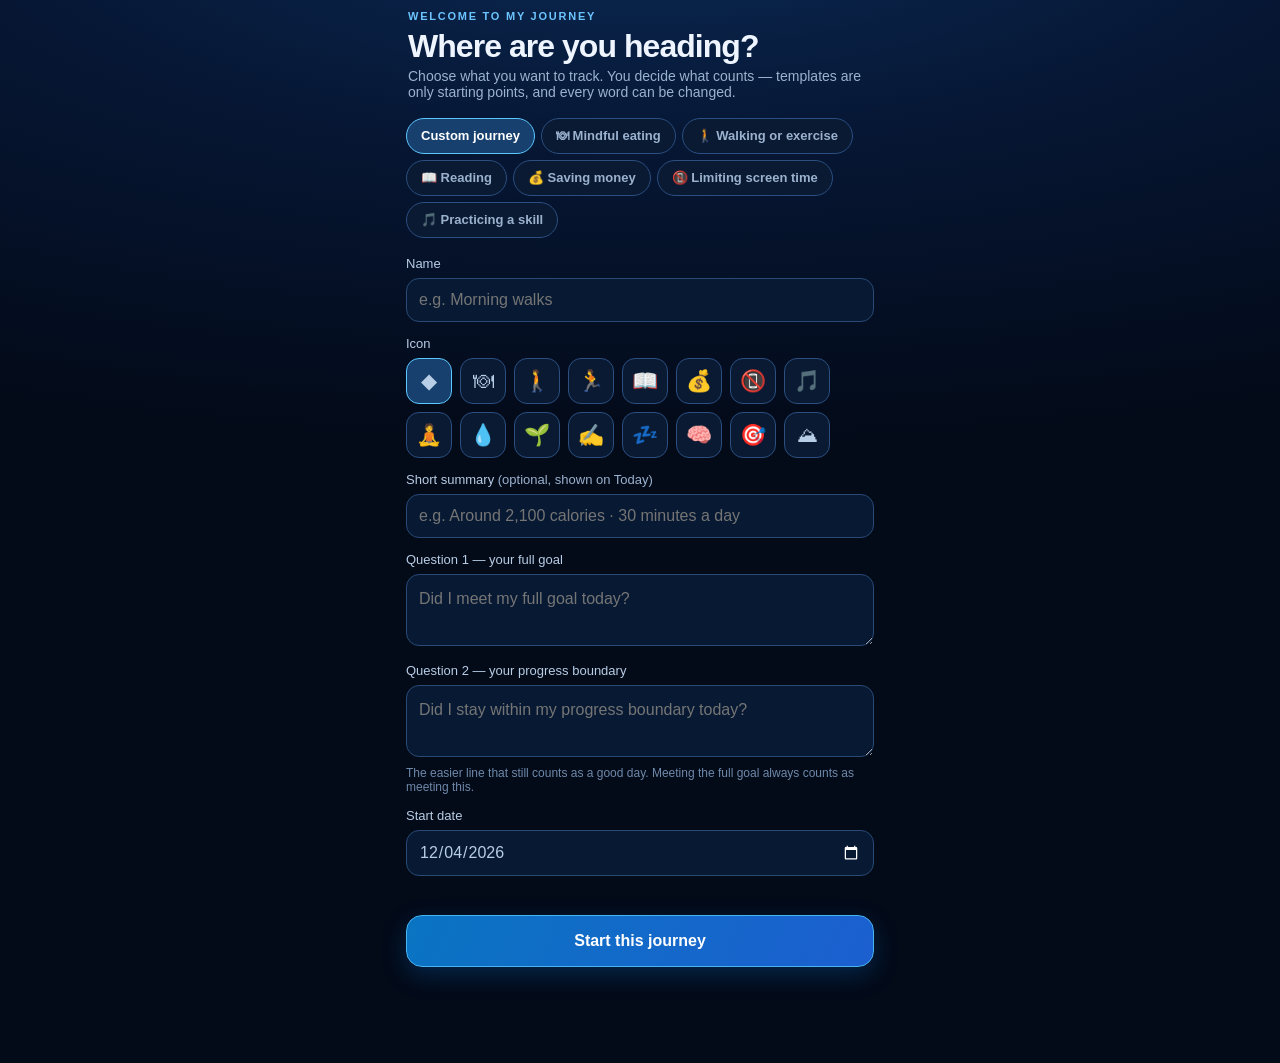
<file: index.html>
<!doctype html>
<html lang="en">
<head>
<meta charset="utf-8">
<meta name="viewport" content="width=device-width,initial-scale=1,viewport-fit=cover">
<meta name="theme-color" content="#030a18">
<meta name="color-scheme" content="dark">
<meta name="apple-mobile-web-app-capable" content="yes">
<meta name="mobile-web-app-capable" content="yes">
<meta name="apple-mobile-web-app-status-bar-style" content="black-translucent">
<meta name="apple-mobile-web-app-title" content="My Journey">
<meta name="description" content="Your life. Your choices. Your responsibility.">
<link rel="apple-touch-icon" href="./icon-180.png">
<link rel="manifest" href="./manifest.webmanifest">
<title>My Journey</title>
<link rel="stylesheet" href="./v5.css">
</head>
<body>
<div class="app" id="app">
  <header class="top">
    <button class="icon-btn" id="openSettings" aria-label="Menu: settings and backup"><svg viewBox="0 0 24 24" aria-hidden="true"><path d="M4 7h16M4 12h16M4 17h16"/></svg></button>
    <div class="wordmark" aria-label="My Journey"><span aria-hidden="true">My Journey</span><svg viewBox="0 0 200 16" aria-hidden="true" preserveAspectRatio="none"><defs><linearGradient id="swoosh" x1="0" x2="1"><stop offset="0" stop-color="#4fb3ff" stop-opacity="0"/><stop offset=".25" stop-color="#4fb3ff"/><stop offset=".7" stop-color="#9b7bff"/><stop offset="1" stop-color="#ff9ec8" stop-opacity="0"/></linearGradient></defs><path d="M6 13 C60 3 140 1 196 6 C140 5 70 8 6 13Z" fill="url(#swoosh)"/></svg></div>
    <button class="icon-btn" id="openBell" aria-label="Reminders"><svg viewBox="0 0 24 24" aria-hidden="true"><path d="M6 16V11a6 6 0 0 1 12 0v5l1.5 2h-15L6 16Z"/><path d="M10 20.5a2 2 0 0 0 4 0"/></svg><i class="dot hidden" id="bellDot"></i></button>
  </header>

  <div id="fatal" class="banner danger hidden" role="alert"></div>

  <main>
    <!-- TODAY -->
    <section id="today" class="screen" aria-label="Today">
      <div class="hero">
        <canvas id="road" role="img" aria-label="Your journey path"></canvas>
        <button class="hero-journey" id="journeyChip" aria-label="Current journey. Switch journey">
          <span class="jbadge" id="chipIcon" aria-hidden="true"></span>
          <span class="jtext"><b><span id="jName">My Journey</span><svg class="chev" viewBox="0 0 12 12" aria-hidden="true"><path d="M3 4.5 6 7.5 9 4.5"/></svg></b><small><span>Current Journey</span> • <span id="jGoal"></span></small></span>
        </button>
        <div class="hero-pct" aria-live="polite">
          <strong id="pct">—</strong>
          <span id="pctLabel">Good Days</span>
          <i class="pct-bar"><i id="pctBar"></i></i>
        </div>
        <div class="hero-stats" id="stats"></div>
      </div>
      <p class="hero-hint" id="heroHint">Tap any part of the road or a pin to see that day</p>
      <div id="reminder" class="banner hidden" role="status"><span id="reminderText"></span><div class="banner-actions"><button class="link" id="reminderBackup">Back up now</button><button class="link muted" id="reminderLater">Later</button></div></div>
      <p class="sr-only" id="roadAnnouncement" role="status" aria-live="polite"></p>
      <div id="todayAction"></div>
      <button class="pit-row" id="pitRow"></button>
      <div class="card">
        <div class="month-head"><button class="round" id="calPrev" aria-label="Previous month">‹</button><h2 id="calTitle"></h2><button class="round" id="calNext" aria-label="Next month">›</button></div>
        <div id="calendar"></div>
        <div class="legend" id="legend" aria-hidden="true"></div>
      </div>
      <p class="footnote">Each day adds to your road. Nothing erases the road behind you.</p>
    </section>

    <!-- HISTORY -->
    <section id="history" class="screen hidden" aria-label="History">
      <div class="intro"><span class="eyebrow" data-jname>EVERY DAY MATTERS</span><h1>History</h1><p>The road you've already traveled.</p></div>
      <div class="seg" role="tablist"><button data-hview="month" class="on">Month</button><button data-hview="year">Year</button><button data-hview="lifetime">Lifetime</button></div>
      <div class="card">
        <div class="month-head"><button class="round" id="hPrev" aria-label="Previous">‹</button><h2 id="hTitle"></h2><button class="round" id="hNext" aria-label="Next">›</button></div>
        <div id="hBody"></div>
        <p class="muted small" id="hStats"></p>
      </div>
      <h2 class="section-title">Chapters</h2>
      <p class="muted small">When you change your goal, a new chapter begins. Earlier days keep the result they were recorded with.</p>
      <div id="chapters"></div>
    </section>

    <!-- INSIGHTS -->
    <section id="insights" class="screen hidden" aria-label="Insights">
      <div class="intro"><span class="eyebrow" data-jname>THE BIG PICTURE</span><h1>Insights</h1><p>A record, not a judgment.</p></div>
      <div class="card big-stat"><strong id="iRate">—</strong><span id="iRateText"></span></div>
      <h2 class="section-title">Recent windows</h2>
      <div class="grid4" id="iWindows"></div>
      <p class="muted small">Percentages use recorded days in each window. Unrecorded days and Pit Stops are not counted.</p>
      <h2 class="section-title">Totals</h2>
      <div class="card" id="iTotals"></div>
      <h2 class="section-title">30-day trend</h2>
      <div class="card"><svg id="iTrend" viewBox="0 0 600 180" preserveAspectRatio="none" role="img" aria-label="Rolling 30-day good-day percentage for the last 90 days"></svg><p class="muted small">Each point is the share of good days among recorded days in the 30 days before it.</p></div>
      <h2 class="section-title">Compare months</h2>
      <div class="card"><div class="two"><label>First<input type="month" id="cmpA"></label><label>Second<input type="month" id="cmpB"></label></div><div class="two" id="cmpOut"></div></div>
      <h2 class="section-title">Achievements</h2>
      <div class="card rank-card"><span class="eyebrow">JOURNEY RANK</span><strong id="rank"></strong><div class="bar"><i id="rankBar"></i></div><span class="muted small" id="rankNext"></span></div>
      <div class="badges" id="ranks"></div>
      <h3 class="sub-title">Milestones</h3>
      <div class="badges" id="badges"></div>
      <p class="muted small">Ranks are earned through cumulative good days. They never go down after a tough day.</p>
    </section>

    <!-- JOURNAL -->
    <section id="journal" class="screen hidden" aria-label="Journal">
      <div class="intro row-between"><div><span class="eyebrow">YOUR PRIVATE RECORD</span><h1>Journal</h1><p>Stored only on this device.</p></div><button class="primary small-btn" id="newNote">＋ New entry</button></div>
      <div class="chips" id="noteTypes"><button data-type="all" class="on">All</button><button data-type="reflection">Reflections</button><button data-type="note">Notes</button><button data-type="milestone">Milestones</button></div>
      <div class="two filters"><label class="sr-only" for="noteJourney">Journey</label><select id="noteJourney"></select><label class="sr-only" for="noteSearch">Search</label><input id="noteSearch" type="search" placeholder="Search entries"></div>
      <div id="notes"></div>
    </section>

    <!-- JOURNEYS -->
    <section id="journeys" class="screen hidden" aria-label="Journeys">
      <div class="intro row-between"><div><span class="eyebrow">YOUR COMMITMENTS</span><h1>Journeys</h1><p>Each journey keeps its own road and history.</p></div><button class="primary small-btn" id="newJourney">＋ New</button></div>
      <div id="journeyList"></div>
      <button class="secondary" id="editJourney">Edit current journey</button>
    </section>

    <!-- JOURNEY FORM -->
    <section id="journeyForm" class="screen hidden" aria-label="Journey details">
      <button class="back" data-back>‹ Back</button>
      <div class="intro"><span class="eyebrow" id="jfEyebrow">NEW JOURNEY</span><h1 id="jfTitle">Start a journey</h1><p id="jfIntro">You define what counts. Templates are only starting points — change any wording.</p></div>
      <div id="jfTemplates" class="chips wrap"></div>
      <label class="field">Name<input id="jfName" maxlength="60" placeholder="e.g. Morning walks"></label>
      <div class="field">Icon<div class="icons" id="jfIcons"></div></div>
      <label class="field">Short summary <span class="muted">(optional, shown on Today)</span><input id="jfSummary" maxlength="60" placeholder="e.g. Around 2,100 calories · 30 minutes a day"></label>
      <label class="field">Question 1 — your full goal<textarea id="jfGoal" rows="2" maxlength="160" placeholder="Did I meet my full goal today?"></textarea></label>
      <label class="field">Question 2 — your progress boundary<textarea id="jfBoundary" rows="2" maxlength="160" placeholder="Did I stay within my progress boundary today?"></textarea><small>The easier line that still counts as a good day. Meeting the full goal always counts as meeting this.</small></label>
      <label class="field">Start date<input id="jfStart" type="date"></label>
      <p class="muted small" id="jfChapterNote"></p>
      <p class="error" id="jfError" role="alert"></p>
      <button class="primary" id="jfSave">Save journey</button>
    </section>

    <!-- CHECK-IN -->
    <section id="check" class="screen hidden" aria-label="Check in">
      <button class="back" data-back>‹ Back</button>
      <div class="intro"><span class="eyebrow" id="checkDate"></span><h1>How did it go?</h1><p>Two questions. Your own definition of progress.</p></div>
      <div class="question"><div class="q-number">01 · FULL GOAL</div><h2 id="q1Label"></h2><div class="answers" role="group" aria-labelledby="q1Label"><button data-q="q1" data-v="yes" aria-pressed="false">Yes</button><button data-q="q1" data-v="no" aria-pressed="false">No</button></div></div>
      <div class="question"><div class="q-number">02 · PROGRESS BOUNDARY</div><h2 id="q2Label"></h2><div class="answers" role="group" aria-labelledby="q2Label"><button data-q="q2" data-v="yes" aria-pressed="false">Yes</button><button data-q="q2" data-v="no" aria-pressed="false">No</button></div></div>
      <p class="result-preview" id="checkPreview" aria-live="polite"></p>
      <label class="field">Optional note<textarea id="checkNote" rows="3" maxlength="2000" placeholder="Anything you'd like to remember about this day…"></textarea></label>
      <button class="primary" id="saveCheck">Save</button>
      <button class="secondary danger-text hidden" id="clearCheck">Clear this day</button>
    </section>

    <!-- PIT STOPS -->
    <section id="pit" class="screen hidden" aria-label="Pit Stops">
      <button class="back" data-back>‹ Back</button>
      <div class="intro"><span class="eyebrow">EARNED DAYS AWAY</span><h1>Pit Stops</h1><p>An optional, earned break from tracking — never a penalty.</p></div>
      <div class="grid3"><div class="tile"><strong id="pitBalance">0</strong><small>Available</small></div><div class="tile"><strong id="pitEarned">0</strong><small>Earned</small></div><div class="tile"><strong id="pitUsed">0</strong><small>Used</small></div></div>
      <div class="card"><p id="pitEligibility" class="lead"></p><button class="primary pit-btn" id="takePit">☕ Take a Pit Stop today</button><p class="muted small">Once taken, today is closed to tracking until midnight. You can take up to three days in a row.</p></div>
      <h2 class="section-title">Earning credits</h2>
      <div class="card"><ul class="rules"><li><b>1 credit</b> for every 18 Good Days (Goal + Progress)</li><li><b>1 bonus</b> for each run of 21 consecutive Goal Days</li><li><b>1 one-time bonus</b> at 90 recorded days</li></ul><p id="pitProgress" class="lead small"></p><p class="muted small">Credits never expire. Editing past days never removes or duplicates a credit.</p></div>
      <h2 class="section-title">Cooldown</h2>
      <div class="card"><p class="muted small">After 1 Pit Stop day: 3 full days · after 2 in a row: 5 full days · after 3 in a row: 7 full days. Cooldown only limits Pit Stops — you can always check in.</p></div>
      <h2 class="section-title">Pit Stops taken</h2>
      <div class="card" id="pitHistory"></div>
    </section>

    <!-- SETTINGS -->
    <section id="settings" class="screen hidden" aria-label="Settings">
      <button class="back" data-back>‹ Back</button>
      <div class="intro"><span class="eyebrow">YOUR DATA, YOUR CONTROL</span><h1>Settings</h1></div>
      <h2 class="section-title">Backup &amp; restore</h2>
      <div class="card">
        <p class="small">A backup file contains every journey, check-in, note, goal chapter, Pit Stop credit, achievement and journal entry. It works on iPhone and Android.</p>
        <div class="two"><button class="primary" id="exportBtn">Export backup</button><button class="secondary" id="importBtn">Restore…</button></div>
        <input type="file" id="importFile" accept="application/json,.json,.mjourney" class="hidden">
        <p class="muted small" id="backupStatus"></p>
        <label class="field inline">Backup reminder<select id="reminderDays"><option value="0">Off</option><option value="7">Weekly</option><option value="14">Every 2 weeks</option><option value="30">Monthly</option><option value="60">Every 2 months</option></select></label>
        <p class="muted small">Nothing is ever uploaded. If this device is lost and you have no backup copy, your history cannot be recovered by anyone — including us.</p>
      </div>
      <h2 class="section-title">Current journey</h2>
      <div class="card">
        <p class="small"><b id="sJourney"></b></p>
        <button class="secondary" id="resetBtn">Reset journey entries…</button>
        <p class="muted small">Clears this journey's check-ins, notes and Pit Stop wallet. Journal entries, goals and chapters are kept.</p>
        <button class="secondary danger-text" id="deleteBtn">Delete entire journey…</button>
        <p class="muted small">Removes the journey and everything recorded in it.</p>
      </div>
      <h2 class="section-title">About</h2>
      <div class="card"><p class="small">My Journey · Version 5 · Build 3</p><p class="muted small">Works offline. No account, no advertising, no tracking. Your records stay on this device unless you export them.</p></div>
    </section>
  </main>

  <nav class="tabbar" aria-label="Main">
    <button data-nav="today"><span aria-hidden="true">◉</span>Today</button>
    <button data-nav="history"><span aria-hidden="true">▦</span>History</button>
    <button data-nav="insights"><span aria-hidden="true">◭</span>Insights</button>
    <button data-nav="journal"><span aria-hidden="true">✎</span>Journal</button>
    <button data-nav="journeys"><span aria-hidden="true">⛰</span>Journeys</button>
  </nav>
</div>

<dialog id="dayDialog" class="sheet" aria-labelledby="dayTitle"><form method="dialog">
  <span class="eyebrow" id="dayEyebrow"></span><h2 id="dayTitle"></h2>
  <div id="dayBody"></div>
  <div class="sheet-actions"><button class="primary" id="dayCheck" value="check">Edit check-in</button><button class="secondary" id="dayNote" value="note">Write in journal</button><button class="link" value="close">Close</button></div>
</form></dialog>

<dialog id="noteDialog" class="sheet" aria-labelledby="noteTitle"><form method="dialog" id="noteForm">
  <h2 id="noteTitle">Journal entry</h2>
  <div class="two"><label class="field">Date<input type="date" id="nDate" required></label><label class="field">Type<select id="nType"><option value="reflection">Reflection</option><option value="note">Note</option><option value="milestone">Milestone</option></select></label></div>
  <label class="field">Journey<select id="nJourney"></select></label>
  <label class="field">Entry<textarea id="nText" rows="7" maxlength="20000" placeholder="What happened? What did you learn? Where are you heading next?"></textarea></label>
  <p class="error" id="nError" role="alert"></p>
  <div class="sheet-actions"><button class="primary" value="save" id="nSave">Save entry</button><button class="secondary danger-text hidden" value="delete" id="nDelete">Delete</button><button class="link" value="cancel" formnovalidate>Cancel</button></div>
</form></dialog>

<dialog id="bellDialog" class="sheet" aria-labelledby="bellTitle"><form method="dialog">
  <h2 id="bellTitle">Reminders</h2>
  <div id="bellBody"></div>
  <div class="sheet-actions"><button class="primary hidden" value="backup" id="bellBackup">Export a backup now</button><button class="link" value="close">Close</button></div>
</form></dialog>

<dialog id="restoreDialog" class="sheet" aria-labelledby="restoreTitle"><form method="dialog">
  <h2 id="restoreTitle">Restore backup</h2>
  <div id="restoreBody"></div>
  <div class="sheet-actions"><button class="primary" value="merge" id="restoreMerge">Add to this device</button><button class="secondary danger-text" value="replace" id="restoreReplace">Replace everything on this device</button><button class="link" value="cancel">Cancel</button></div>
</form></dialog>

<dialog id="resetDialog" class="sheet" aria-labelledby="resetTitle"><form method="dialog">
  <h2 id="resetTitle">Reset journey entries?</h2>
  <p class="small" id="resetBody"></p>
  <div class="sheet-actions"><button class="secondary" value="export" id="resetExport">Export a backup first</button><button class="primary danger" value="reset">Reset entries</button><button class="link" value="cancel">Cancel</button></div>
</form></dialog>

<dialog id="deleteDialog" class="sheet" aria-labelledby="deleteTitle"><form method="dialog">
  <h2 id="deleteTitle">Delete entire journey?</h2>
  <p class="small" id="deleteBody"></p>
  <button type="button" class="secondary" id="deleteExport">Export a backup first</button>
  <label class="check"><input type="checkbox" id="deleteNotes"> <span id="deleteNotesLabel">Also delete journal entries linked to this journey</span></label>
  <label class="field">Type the journey name to confirm<input id="deleteConfirm" autocomplete="off"></label>
  <div class="sheet-actions"><button class="primary danger" value="delete" id="deleteGo" disabled>Delete journey permanently</button><button class="link" value="cancel">Cancel</button></div>
</form></dialog>

<script src="./core.js"></script>
<script src="./road.js"></script>
<script src="./v5.js"></script>
</body>
</html>
</file>
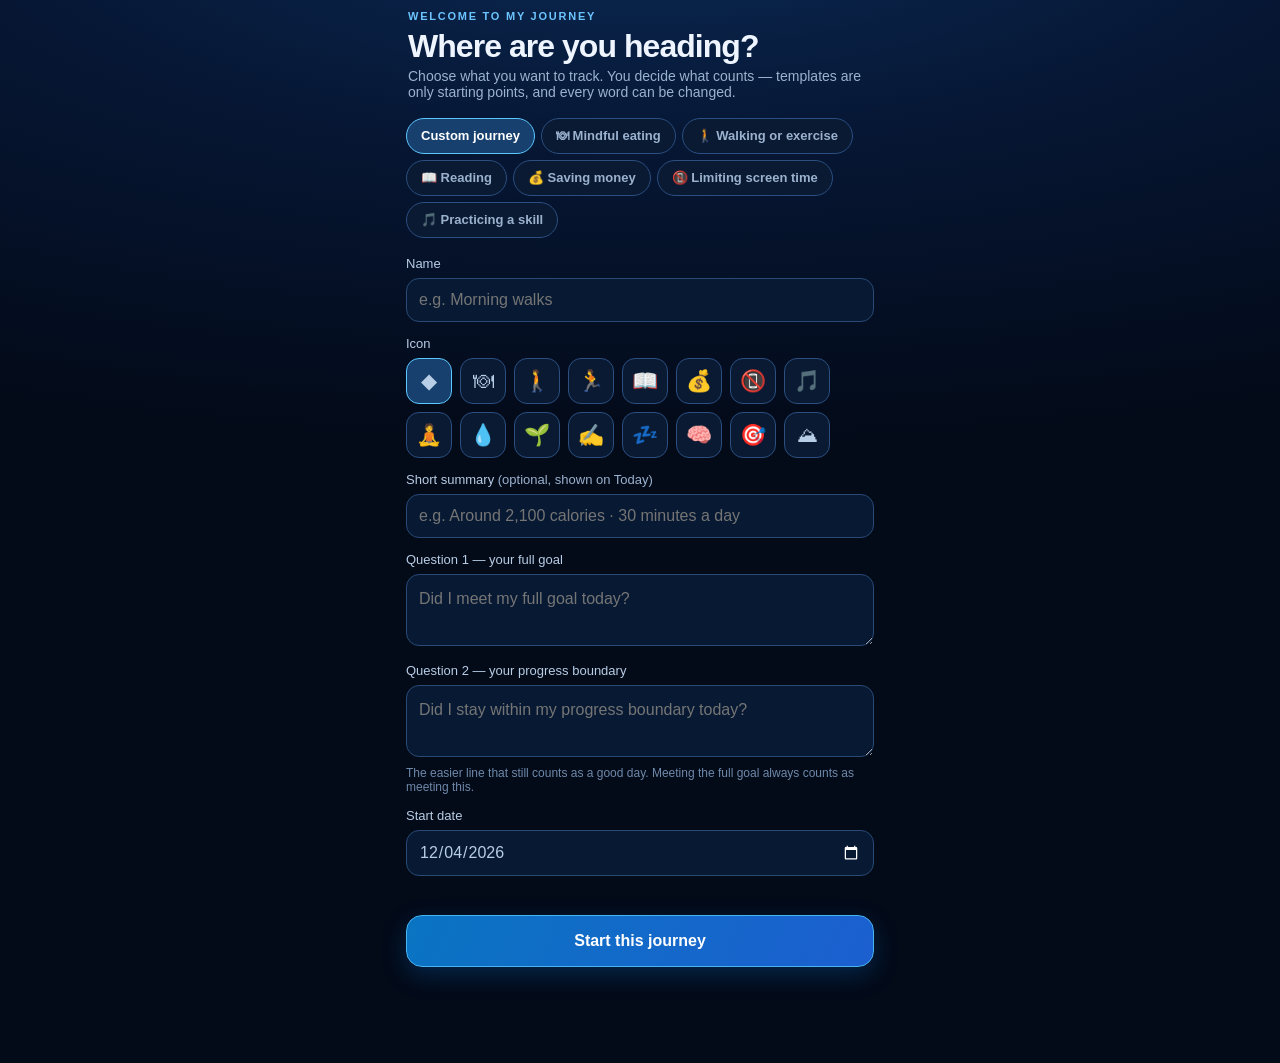
<file: advanced.html>
<!doctype html><html lang="en"><head><meta charset="utf-8"><meta name="viewport" content="width=device-width,initial-scale=1"><title>My Journey</title>
<script>/* The advanced screens are now part of the main app. Old links and bookmarks land on the matching screen. */
var map={settings:'settings',pitstops:'pit',insights:'insights',awards:'insights',calendar:'history'};location.replace('./index.html#/'+(map[location.hash.slice(1)]||'today'));</script>
</head><body style="background:#030a18;color:#eef5ff;font-family:sans-serif"><p><a href="./index.html" style="color:#5cc8ff">Open My Journey</a></p></body></html>
</file>
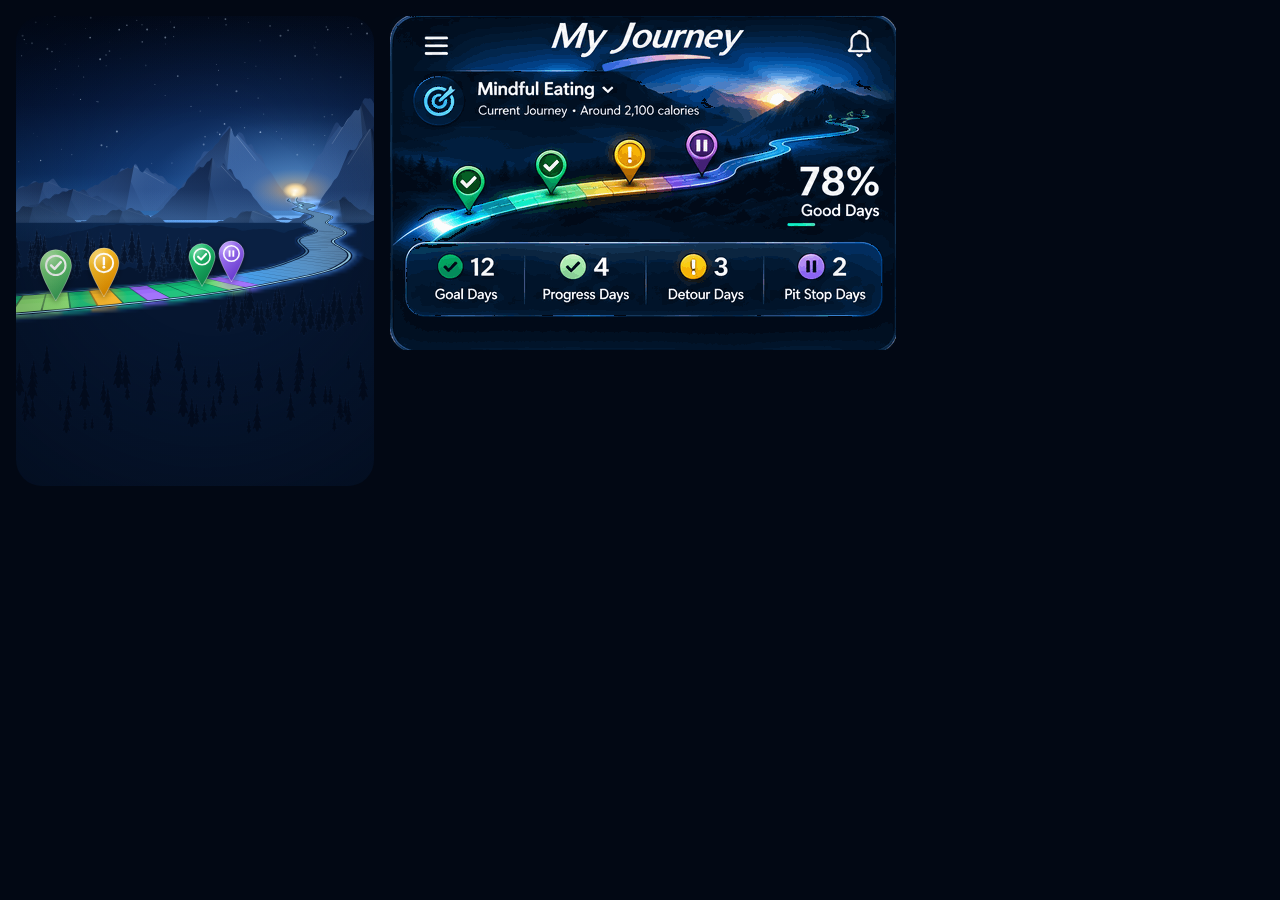
<file: tools/road-lab.html>
<!doctype html><meta charset="utf-8"><meta name="viewport" content="width=device-width">
<title>Journey Path lab</title>
<!-- Development aid: renders the Journey Path with sample days beside the approved reference. Not part of the app. -->
<body style="margin:0;background:#020814;color:#9bb2cf;font:12px system-ui;display:flex;gap:16px;padding:16px;align-items:flex-start">
<div><canvas id="c" style="width:358px;height:470px;border-radius:26px;display:block"></canvas></div>
<img src="../docs/reference/approved-journey-path.png" style="width:506px;border-radius:12px">
<script src="../road.js"></script><script>
const q=new URLSearchParams(location.search),n=Number(q.get('n')??21);
const seq='gggpggdgggppgdgsgggpsdgg'.split(''),map={g:'goal',p:'progress',d:'detour',s:'pit'};
const r=new JourneyRoad(document.getElementById('c'));
r.setDays(Array.from({length:n},(_,i)=>({date:'2026-10-'+String(i+1).padStart(2,'0'),kind:map[seq[i%seq.length]]})));window.road=r;
</script></body>
</file>
<file: v5.css>
/* My Journey — Version 5 interface. Midnight-blue system shared by every screen. */
:root{
  --bg:#030a18;--bg2:#061430;--panel:#0a1a33;--panel2:#0e2343;--line:#1b3660;--line2:#2a4f80;
  --text:#eef5ff;--muted:#9bb2cf;--faint:#6f89aa;--accent:#5cc8ff;--accent2:#2f8de0;
  --goal:#18c98c;--progress:#a8eec8;--detour:#f6b242;--pit:#aa8cff;--danger:#ff9a8a;
  --radius:20px;--tap:44px;
  font-family:-apple-system,BlinkMacSystemFont,"SF Pro Text","Segoe UI",Roboto,sans-serif;color:var(--text);background:var(--bg);color-scheme:dark;
  -webkit-text-size-adjust:100%;
}
*{box-sizing:border-box}
html,body{margin:0;background:var(--bg)}
body{min-height:100vh;background:radial-gradient(120% 60% at 50% -10%,#0b2a55 0%,#061633 45%,var(--bg) 100%) fixed}
button,input,textarea,select{font:inherit;color:inherit}
button{cursor:pointer;-webkit-tap-highlight-color:transparent}
:focus-visible{outline:2px solid var(--accent);outline-offset:3px}
.hidden{display:none!important}
.sr-only{position:absolute!important;width:1px;height:1px;padding:0;margin:-1px;overflow:hidden;clip:rect(0,0,0,0);white-space:nowrap;border:0}
.app{width:min(100%,500px);margin:0 auto;padding:env(safe-area-inset-top) 16px calc(96px + env(safe-area-inset-bottom));min-height:100vh}

/* header */
.top{height:64px;display:flex;align-items:center;justify-content:space-between;gap:10px}
.journey-chip{display:flex;align-items:center;gap:8px;min-height:var(--tap);max-width:75%;padding:6px 14px 6px 10px;border-radius:999px;border:1px solid var(--line);background:rgba(10,26,51,.75);font-weight:650;font-size:15px}
.journey-chip #chipName{overflow:hidden;text-overflow:ellipsis;white-space:nowrap}
.journey-chip .chev{color:var(--muted);font-size:11px}
.icon-btn{width:var(--tap);height:var(--tap);border-radius:14px;border:1px solid var(--line);background:rgba(10,26,51,.75);font-size:19px;color:#cfe3ff}

/* type */
.eyebrow{font-size:11px;letter-spacing:.16em;font-weight:750;color:#6cc4ff}
.intro{padding:6px 2px 18px}
.intro h1{font-size:32px;letter-spacing:-.03em;margin:6px 0 4px;line-height:1.05}
.intro p{color:var(--muted);margin:0;font-size:14px}
.row-between{display:flex;align-items:flex-end;justify-content:space-between;gap:12px}
.section-title{font-size:17px;letter-spacing:-.01em;margin:26px 2px 10px}
.sub-title{font-size:15px;margin:18px 2px 8px}
.muted{color:var(--muted)}.small{font-size:13px;line-height:1.5}.lead{font-size:15px;line-height:1.5;margin:0 0 12px}
.footnote{text-align:center;font-size:12px;color:var(--faint);margin:16px 0}
.error{color:var(--danger);font-size:13px;min-height:1em;margin:8px 0}

/* hero road */
.hero{position:relative;border-radius:26px;overflow:hidden;border:1px solid #17365f;box-shadow:0 20px 50px rgba(0,0,0,.45),inset 0 1px 0 rgba(140,200,255,.08);background:#030a18;isolation:isolate}
#road{display:block;width:100%;height:clamp(300px,82vw,380px);cursor:pointer;touch-action:manipulation}
.journey-title{padding:2px 4px 12px}
.journey-title h1{font-size:26px;letter-spacing:-.03em;margin:0 0 3px;line-height:1.1}
.journey-title p{margin:0;font-size:14px;color:var(--muted)}
.hero-pct{position:absolute;left:18px;top:14px;pointer-events:none;text-shadow:0 2px 14px rgba(0,0,0,.7)}
.hero-pct strong{display:block;font-size:40px;font-weight:750;letter-spacing:-.04em;line-height:1;font-variant-numeric:tabular-nums}
.hero-pct span{font-size:12px;color:#cfe0f5;letter-spacing:.02em}
.hero-hint{text-align:center;margin:8px 0 0;font-size:11.5px;color:var(--faint)}

/* stats */
.stats4{display:grid;grid-template-columns:repeat(4,1fr);gap:8px;margin:14px 0}
.metric{padding:12px 4px 10px;text-align:center;border:1px solid var(--line);border-radius:16px;background:linear-gradient(180deg,rgba(14,35,67,.9),rgba(10,26,51,.9))}
.metric strong{display:block;font-size:22px;line-height:1.1;font-variant-numeric:tabular-nums}
.metric small{display:block;font-size:11px;color:var(--muted);margin-top:4px}
.metric i{font-style:normal;font-size:12px;margin-right:3px}
.t-goal{color:var(--goal)}.t-progress{color:var(--progress)}.t-detour{color:var(--detour)}.t-pit{color:var(--pit)}

/* buttons */
.primary,.secondary{display:block;width:100%;min-height:52px;padding:14px;border-radius:16px;font-weight:700;font-size:16px;margin-top:12px;border:1px solid transparent}
.primary{color:#fff;background:linear-gradient(115deg,#0a74c2,#1c5fd0);border-color:#49b4f2;box-shadow:0 8px 24px rgba(10,110,200,.28)}
.primary:disabled{opacity:.45;box-shadow:none}
.primary.danger{background:linear-gradient(115deg,#8a2f3b,#6c2433);border-color:#c45a66;box-shadow:none}
.secondary{color:#d8ecff;background:var(--panel2);border-color:var(--line2)}
.secondary.danger-text,.danger-text{color:#ffc2b8;border-color:#5e3440;background:#24131d}
.small-btn{width:auto;min-height:var(--tap);padding:10px 16px;margin:0;font-size:14px}
.link{background:none;border:0;color:var(--accent);font-weight:650;min-height:var(--tap);padding:8px 10px}
.link.muted{color:var(--muted)}
.back{background:none;border:0;color:#9fdbff;min-height:var(--tap);padding:8px 0;font-size:15px}
.round{border:0;background:#13305a;color:#d5e7ff;border-radius:12px;width:40px;height:40px;font-size:22px}
.round:disabled{opacity:.3}

/* today action */
.today-card{display:flex;align-items:center;gap:12px;padding:14px 16px;border-radius:18px;border:1px solid var(--line2);background:var(--panel)}
.today-card .dot{width:38px;height:38px;border-radius:12px;display:grid;place-items:center;font-size:18px;flex:none}
.today-card b{display:block;font-size:15px}.today-card span{font-size:13px;color:var(--muted)}
.today-card .grow{flex:1;min-width:0}
.today-card.pitday{background:linear-gradient(140deg,#2a2152,#141b3c);border-color:#6c58b0}
.pit-row{display:flex;justify-content:space-between;align-items:center;width:100%;min-height:52px;margin:12px 0;padding:12px 16px;border-radius:16px;border:1px solid #33306a;background:linear-gradient(120deg,rgba(60,45,120,.35),rgba(14,35,67,.6));text-align:left;font-size:14px}
.pit-row b{color:#d9ccff}.pit-row small{display:block;color:var(--muted);font-size:12px;margin-top:2px}

/* cards and calendars */
.card{border:1px solid var(--line);background:linear-gradient(180deg,rgba(12,30,58,.92),rgba(9,22,44,.92));border-radius:var(--radius);padding:16px;margin-bottom:12px}
.month-head{display:flex;align-items:center;justify-content:space-between;margin-bottom:8px}
.month-head h2{font-size:17px;margin:0;letter-spacing:-.01em}
.week,.cal{display:grid;grid-template-columns:repeat(7,minmax(0,1fr));gap:6px}
.week{margin:8px 0;color:var(--faint);text-align:center;font-size:11px;font-weight:700}
.day{position:relative;aspect-ratio:1;min-width:0;border:1px solid #1d3558;border-radius:11px;color:#dce8f8;background:#102440;font-size:14px;font-weight:650;padding:0;font-variant-numeric:tabular-nums}
.day .g{position:absolute;right:3px;top:1px;font-size:9px;line-height:1;opacity:.9}
.day:disabled{opacity:.35;cursor:default}
.day.goal{background:#0b8a65;border-color:#1fc192;color:#fff}
.day.progress{background:#8fdcb6;border-color:#bff3d8;color:#06281e}
.day.detour{background:#e4a43f;border-color:#f8cd85;color:#1d1405}
.day.pit{background:#7e62c9;border-color:#b9a2ff;color:#fff}
.day.today{box-shadow:inset 0 0 0 2px #e6f8ff,0 0 12px rgba(90,200,255,.5)}
.legend{display:flex;flex-wrap:wrap;justify-content:center;gap:14px;margin-top:14px;font-size:11.5px;color:var(--muted)}
.sw{display:inline-grid;place-items:center;width:16px;height:16px;border-radius:5px;margin-right:5px;font-style:normal;font-size:9px;vertical-align:-3px}
.sw.goal{background:#0b8a65;color:#fff}.sw.progress{background:#8fdcb6;color:#06281e}.sw.detour{background:#e4a43f;color:#1d1405}.sw.pit{background:#7e62c9;color:#fff}

.seg{display:grid;grid-template-columns:repeat(3,1fr);gap:4px;padding:4px;border-radius:14px;background:var(--panel);border:1px solid var(--line);margin-bottom:12px}
.seg button{min-height:38px;border:0;border-radius:10px;background:none;color:var(--muted);font-weight:650}
.seg button.on{background:#17345e;color:#fff}
.years{display:grid;grid-template-columns:repeat(3,minmax(0,1fr));gap:10px}
.mini{background:#0d203d;border:1px solid #1a3459;border-radius:12px;padding:9px;min-width:0;text-align:left}
.mini b{display:block;font-size:12px;margin-bottom:6px}
.mini .cal{gap:2px}
.mini i{aspect-ratio:1;border-radius:2px;background:#1c3354}
.mini i.blank{background:none}.mini i.goal{background:var(--goal)}.mini i.progress{background:var(--progress)}.mini i.detour{background:var(--detour)}.mini i.pit{background:var(--pit)}
.mini small{display:block;margin-top:6px;color:var(--faint);font-size:10px}
.year-head{font-size:16px;margin:18px 0 10px}
.chapter{position:relative;padding:14px 16px 14px 30px;border-left:2px solid #2b5288;margin-left:8px}
.chapter:before{content:"";position:absolute;left:-7px;top:18px;width:12px;height:12px;border-radius:50%;background:#5cc8ff;box-shadow:0 0 10px #5cc8ff}
.chapter b{font-size:13px;color:#9fdbff}.chapter p{margin:4px 0;font-size:14px}.chapter small{color:var(--muted)}

/* insights */
.big-stat strong{display:block;font-size:52px;letter-spacing:-.04em;line-height:1}
.big-stat span{color:var(--muted);font-size:14px}
.grid4{display:grid;grid-template-columns:repeat(4,1fr);gap:8px}
.grid3{display:grid;grid-template-columns:repeat(3,1fr);gap:8px;margin-bottom:12px}
.tile{padding:12px 6px;text-align:center;border:1px solid var(--line);border-radius:16px;background:var(--panel)}
.tile strong{display:block;font-size:22px;font-variant-numeric:tabular-nums}.tile small{display:block;color:var(--muted);font-size:11px;margin-top:3px}
.totals{width:100%;border-collapse:collapse;font-size:13px;font-variant-numeric:tabular-nums}
.totals th,.totals td{padding:8px 4px;text-align:right;border-bottom:1px solid #18304f}
.totals th:first-child,.totals td:first-child{text-align:left}
.totals th{color:var(--muted);font-weight:600;font-size:11px}
#iTrend{width:100%;height:170px;display:block}
.two{display:grid;grid-template-columns:1fr 1fr;gap:10px}
.cmp strong{display:block;font-size:28px}.cmp{padding:12px;border-radius:14px;background:#0d223f;margin-top:10px}
.rank-card strong{display:block;font-size:24px;margin:6px 0 10px}
.bar{height:8px;border-radius:8px;background:#163055;overflow:hidden;margin-bottom:8px}.bar i{display:block;height:100%;background:linear-gradient(90deg,#1aa874,#5cc8ff);border-radius:8px}
.badges{display:grid;grid-template-columns:repeat(2,1fr);gap:8px}
.badge{border:1px solid var(--line);background:var(--panel);border-radius:14px;padding:11px}
.badge.locked{opacity:.45}.badge b{display:block;font-size:13px}.badge small{color:var(--muted);font-size:11px}

/* journal */
.chips{display:flex;gap:6px;overflow-x:auto;padding-bottom:4px;margin-bottom:10px;scrollbar-width:none}
.chips.wrap{flex-wrap:wrap;overflow:visible}
.chips button{flex:none;min-height:36px;padding:7px 14px;border-radius:999px;border:1px solid var(--line2);background:var(--panel);color:var(--muted);font-weight:650;font-size:13px}
.chips button.on{background:#17406f;border-color:#5cc8ff;color:#fff}
.filters{margin-bottom:12px}
input,select,textarea{width:100%;background:#081a33;border:1px solid #284a75;border-radius:13px;padding:12px;font-size:16px;min-height:var(--tap)}
textarea{resize:vertical;line-height:1.45}
.field{display:block;font-size:13px;color:#b8cde6;margin:14px 0}
.field input,.field textarea,.field select,.field .icons{margin-top:7px}
.field small{display:block;color:var(--faint);margin-top:6px;font-size:12px}
.field.inline{display:flex;align-items:center;justify-content:space-between;gap:12px}.field.inline select{width:auto;margin:0}
.note{border:1px solid var(--line);background:var(--panel);border-radius:16px;padding:14px 16px;margin-bottom:10px}
.note header{display:flex;justify-content:space-between;align-items:center;gap:8px;margin-bottom:6px}
.note .when{font-size:12px;color:#7fc8f5;font-weight:650}
.tag{font-size:10.5px;letter-spacing:.06em;text-transform:uppercase;padding:3px 8px;border-radius:999px;background:#13345c;color:#a9d6ff}
.tag.milestone{background:#3a2d12;color:#ffd58a}.tag.note{background:#1c2b45;color:#c6d4e6}
.note p{white-space:pre-wrap;margin:6px 0;font-size:14px;line-height:1.55;color:#d7e4f4;overflow-wrap:anywhere}
.note .actions{display:flex;gap:6px}.note .actions .link{padding:6px 8px;min-height:36px;font-size:13px}
.empty{text-align:center;color:var(--faint);padding:30px 10px;font-size:14px}

/* journeys */
.jcard{display:flex;gap:12px;align-items:center;width:100%;text-align:left;border:1px solid var(--line);background:var(--panel);border-radius:18px;padding:14px;margin-bottom:10px}
.jcard.active{border-color:#4fb4f0;box-shadow:0 0 0 1px #4fb4f0 inset,0 8px 24px rgba(30,120,220,.18)}
.jcard .ic{width:46px;height:46px;flex:none;display:grid;place-items:center;border-radius:14px;background:#13305a;font-size:22px}
.jcard .grow{flex:1;min-width:0}.jcard b{display:block;font-size:16px}.jcard span{display:block;color:var(--muted);font-size:12.5px;margin-top:2px;overflow:hidden;text-overflow:ellipsis;white-space:nowrap}
.jcard .pct{font-size:20px;font-weight:750;color:#bfe9ff}
.icons{display:flex;flex-wrap:wrap;gap:8px}
.icons button{width:46px;height:46px;border-radius:13px;border:1px solid var(--line2);background:var(--panel);font-size:21px}
.icons button.on{border-color:#5cc8ff;background:#17406f}

/* check-in */
.question{background:var(--panel);border:1px solid var(--line2);border-radius:20px;padding:18px;margin-bottom:12px}
.q-number{font-size:11px;letter-spacing:.12em;color:#61c5ff;font-weight:800}
.question h2{font-size:18px;line-height:1.35;margin:10px 0 14px}
.answers{display:grid;grid-template-columns:1fr 1fr;gap:10px}
.answers button{min-height:52px;border:1px solid #33557c;background:#132c4c;border-radius:14px;font-weight:700;font-size:16px}
.answers button[aria-pressed=true]{background:#136fbb;border-color:#7fd5ff;box-shadow:0 0 0 1px #7fd5ff inset}
.result-preview{min-height:22px;font-weight:700;margin:4px 2px}

/* pit */
.pit-btn{background:linear-gradient(115deg,#5a3fb0,#4a35a0);border-color:#a48cff;box-shadow:0 8px 24px rgba(90,60,200,.25)}
.rules{margin:0 0 10px;padding-left:18px;font-size:14px;line-height:1.7}

/* banners and sheets */
.banner{border:1px solid #2c5a8e;background:#0c2546;border-radius:16px;padding:12px 14px;margin-bottom:12px;font-size:13.5px}
.banner.danger{border-color:#8a3c46;background:#2b1219}
.banner-actions{display:flex;gap:4px;margin-top:4px}
dialog.sheet{width:min(100% - 24px,476px);max-height:min(88vh,760px);overflow:auto;border:1px solid var(--line2);border-radius:24px;background:#0a1a33;color:var(--text);padding:20px 18px calc(16px + env(safe-area-inset-bottom));box-shadow:0 30px 80px rgba(0,0,0,.6)}
dialog.sheet::backdrop{background:rgba(1,6,16,.72);backdrop-filter:blur(4px)}
dialog h2{margin:6px 0 10px;font-size:21px;letter-spacing:-.02em}
.sheet-actions{display:flex;flex-direction:column;gap:2px;margin-top:10px}
.sheet-actions .primary,.sheet-actions .secondary{margin-top:6px}
.status-chip{display:inline-flex;align-items:center;gap:6px;padding:6px 12px;border-radius:999px;font-weight:700;font-size:13px;margin:4px 0 10px}
.status-chip.goal{background:#0b8a65}.status-chip.progress{background:#8fdcb6;color:#06281e}.status-chip.detour{background:#e4a43f;color:#1d1405}.status-chip.pit{background:#7e62c9}.status-chip.none{background:#1b3356;color:var(--muted)}
.kv{font-size:13px;color:var(--muted);margin:8px 0}.kv b{display:block;color:var(--text);font-weight:600;font-size:14px;margin-top:2px}
.check{display:flex;gap:10px;align-items:flex-start;font-size:14px;margin:14px 0}.check input{width:22px;height:22px;min-height:0;margin:0;flex:none}

/* tab bar */
.tabbar{position:fixed;bottom:0;left:50%;transform:translateX(-50%);width:min(100%,500px);display:grid;grid-template-columns:repeat(5,1fr);background:rgba(4,12,28,.88);backdrop-filter:blur(20px);-webkit-backdrop-filter:blur(20px);border-top:1px solid #1a3459;padding:6px 4px calc(6px + env(safe-area-inset-bottom));z-index:20}
.tabbar button{border:0;background:none;color:#7f9ab9;font-size:10.5px;font-weight:600;display:flex;flex-direction:column;align-items:center;gap:2px;min-height:50px;justify-content:center}
.tabbar button span{font-size:20px;line-height:1}
.tabbar button.on{color:#7fd7ff}
.onboarding .tabbar,.onboarding .top{display:none}

@media (max-width:360px){.stats4{gap:5px}.metric strong{font-size:19px}.years{grid-template-columns:repeat(2,minmax(0,1fr))}.grid4{grid-template-columns:repeat(2,1fr)}}
@media (prefers-reduced-motion:reduce){*,*:before,*:after{animation:none!important;transition:none!important;scroll-behavior:auto!important}}
.two>*{min-width:0}.two label{display:block;font-size:13px;color:#b8cde6}.two label input{margin-top:6px}

/* ---------- Build 3: approved reference layout ---------- */
.rounded{font-family:ui-rounded,"SF Pro Rounded","Nunito","Segoe UI",system-ui,sans-serif}
.app{position:relative}
.top{display:grid;grid-template-columns:44px 1fr 44px;align-items:center;height:64px}
.icon-btn{border:0;background:none;position:relative;display:grid;place-items:center}
.icon-btn svg{width:26px;height:26px;fill:none;stroke:#eaf3ff;stroke-width:2;stroke-linecap:round;stroke-linejoin:round;filter:drop-shadow(0 1px 4px rgba(0,0,0,.5))}
.icon-btn .dot{position:absolute;top:8px;right:8px;width:9px;height:9px;border-radius:50%;background:#ffc23f;box-shadow:0 0 8px #ffc23f}
.wordmark{justify-self:center;text-align:center;line-height:1;pointer-events:none}
.wordmark span{display:block;font-family:ui-rounded,"SF Pro Rounded","Segoe UI",system-ui,sans-serif;font-style:italic;font-weight:800;font-size:30px;letter-spacing:-.025em;color:#fff;text-shadow:0 2px 14px rgba(70,160,255,.45),0 1px 0 rgba(0,0,0,.3)}
.wordmark svg{display:block;width:78%;height:9px;margin:-1px 0 0 18%}
body.on-today .top{position:relative;z-index:4;padding:0 6px}
body.on-today #today .hero{margin-top:-64px}

.hero{position:relative;height:clamp(450px,128vw,560px);border-radius:26px;overflow:hidden;border:1px solid rgba(110,170,255,.28);box-shadow:0 22px 60px rgba(0,0,0,.5),inset 0 1px 0 rgba(160,210,255,.1);background:#020a1a}
#road{position:absolute;inset:0;width:100%;height:100%;cursor:pointer}
.hero-journey{position:absolute;left:12px;right:96px;top:70px;z-index:2;display:flex;align-items:center;gap:12px;background:none;border:0;padding:4px;text-align:left;color:#fff}
.jbadge{flex:none;width:54px;height:54px;border-radius:50%;display:grid;place-items:center;font-size:25px;background:radial-gradient(circle at 35% 30%,#1d4174,#081a38 75%);border:1px solid rgba(110,180,255,.38);box-shadow:0 0 22px rgba(60,160,255,.28),inset 0 0 12px rgba(80,170,255,.22)}
.jtext{min-width:0;text-shadow:0 2px 10px rgba(0,0,0,.65)}
.jtext b{display:flex;align-items:center;gap:6px;font-family:ui-rounded,"SF Pro Rounded","Segoe UI",system-ui,sans-serif;font-size:20px;font-weight:700;letter-spacing:-.01em}
.jtext b #jName{overflow:hidden;text-overflow:ellipsis;white-space:nowrap}
.jtext .chev{flex:none;width:14px;height:14px;fill:none;stroke:#e5efff;stroke-width:2;stroke-linecap:round;stroke-linejoin:round}
.jtext small{display:block;font-size:12.5px;color:#cddcf0;margin-top:3px;overflow:hidden;text-overflow:ellipsis;white-space:nowrap}
.hero-pct{position:absolute;right:18px;left:auto;top:54%;bottom:auto;z-index:2;text-align:right;pointer-events:none;text-shadow:0 2px 16px rgba(0,0,0,.75)}
.hero-pct strong{display:block;font-family:ui-rounded,"SF Pro Rounded","Segoe UI",system-ui,sans-serif;font-size:46px;font-weight:700;letter-spacing:-.03em;line-height:1;font-variant-numeric:tabular-nums}
.hero-pct span{display:block;font-size:16px;color:#e8f1ff;margin-top:4px;letter-spacing:0}
.pct-bar{display:block;width:64px;height:3px;border-radius:3px;background:rgba(255,255,255,.14);margin:9px 0 0 auto;overflow:hidden}
.pct-bar i{display:block;height:100%;width:0;border-radius:3px;background:linear-gradient(90deg,#1fd28f,#5cd9ff)}
.hero-stats{position:absolute;left:12px;right:12px;bottom:12px;z-index:2;display:grid;grid-template-columns:repeat(4,1fr);padding:12px 2px 11px;border-radius:18px;background:linear-gradient(180deg,rgba(16,40,80,.62),rgba(7,20,46,.8));border:1px solid rgba(120,185,255,.32);box-shadow:inset 0 1px 0 rgba(255,255,255,.08),0 12px 30px rgba(0,0,0,.4);backdrop-filter:blur(12px);-webkit-backdrop-filter:blur(12px)}
.hs{position:relative;text-align:center;min-width:0}
.hs+.hs:before{content:"";position:absolute;left:0;top:12%;bottom:12%;width:1px;background:rgba(140,195,255,.22)}
.hs-top{display:flex;align-items:center;justify-content:center;gap:6px}
.hs strong{font-family:ui-rounded,"SF Pro Rounded","Segoe UI",system-ui,sans-serif;font-size:23px;font-weight:700;font-variant-numeric:tabular-nums}
.hs small{display:block;font-size:11.5px;color:#d7e4f6;margin-top:5px;white-space:nowrap;overflow:hidden;text-overflow:ellipsis;padding:0 2px}
.badge-ic{flex:none;filter:drop-shadow(0 2px 6px rgba(0,0,0,.35))}
.legend span{display:inline-flex;align-items:center;gap:6px}
.hero-hint{margin:10px 0 2px}
@media (max-width:360px){.hs small{font-size:10px}.hs strong{font-size:19px}.hero-pct strong{font-size:38px}.wordmark span{font-size:26px}}
.hero{height:clamp(380px,106vw,480px)}
.hero-journey{right:12px;top:66px}
.hero-pct{top:auto;bottom:112px}
.hs small{font-size:11px;letter-spacing:-.01em;padding:0}
.hero-pct{bottom:104px}.hero-pct strong{font-size:44px}
</file>
